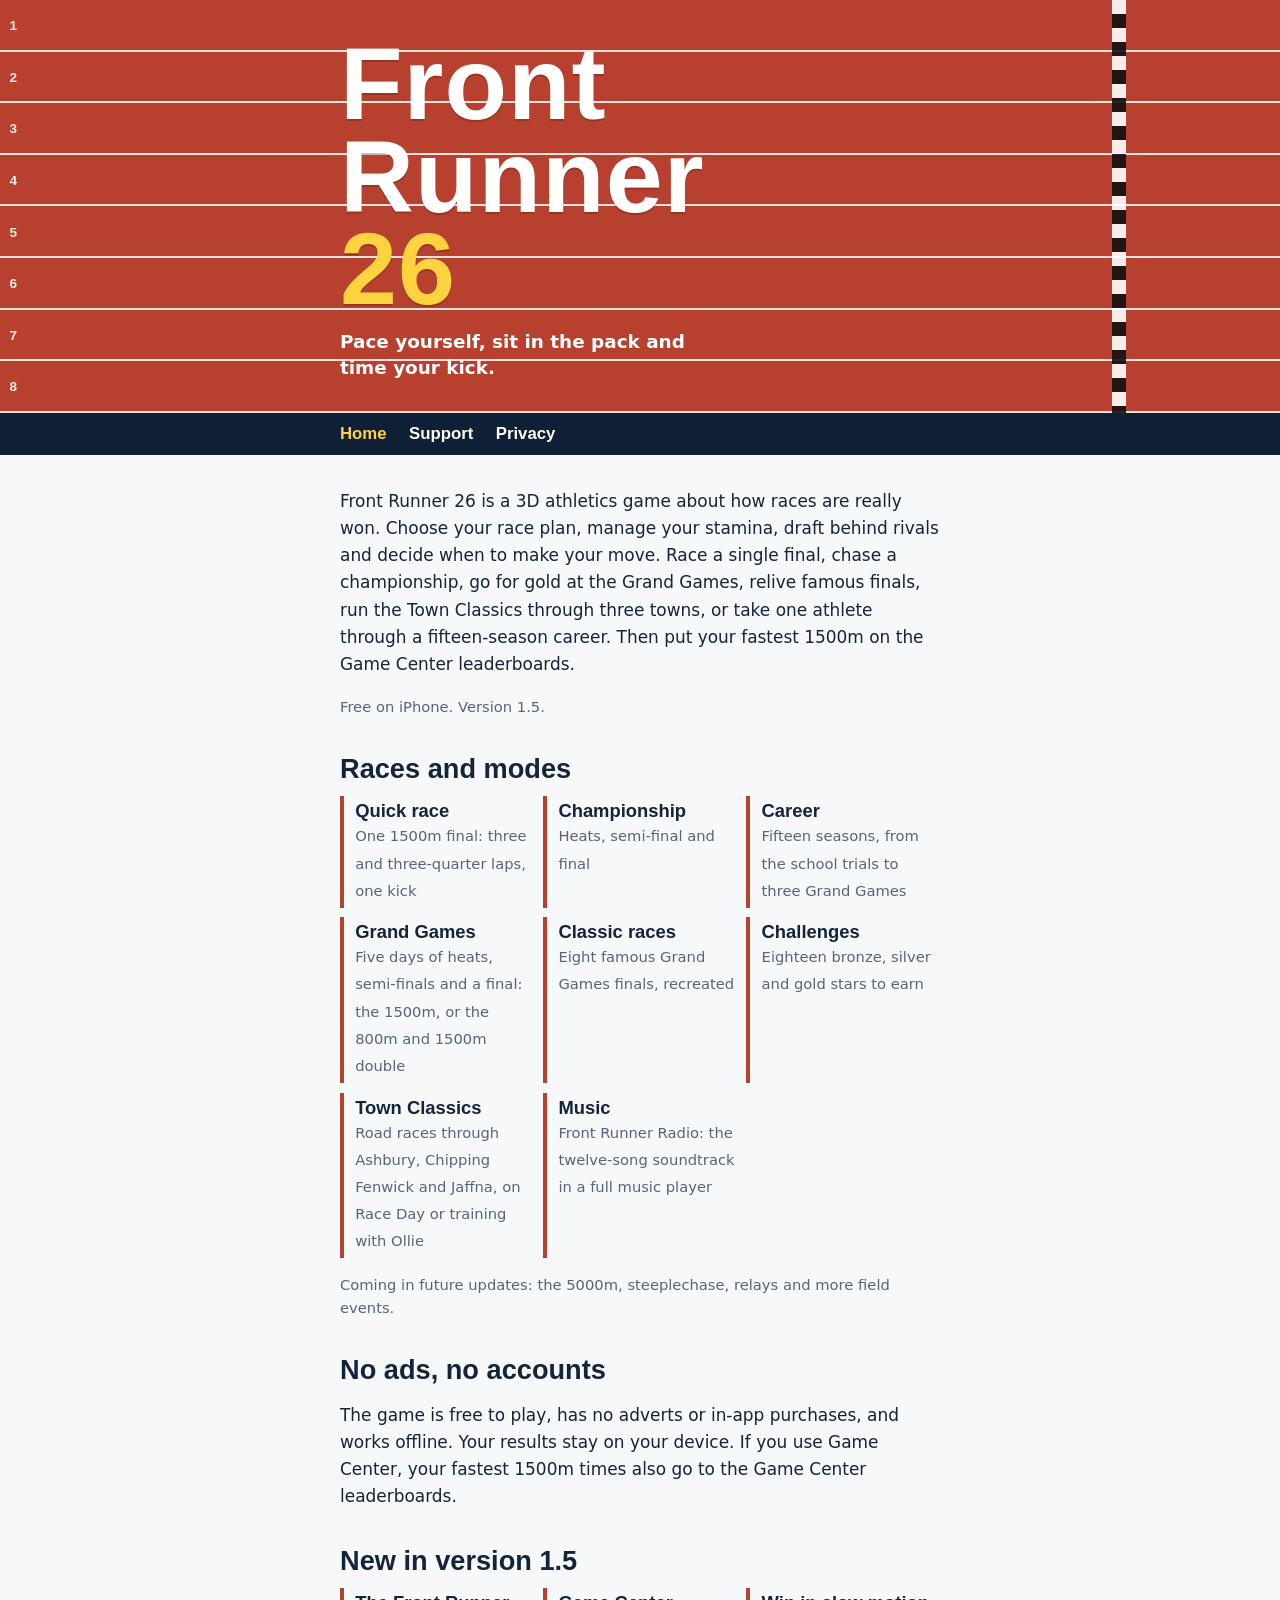
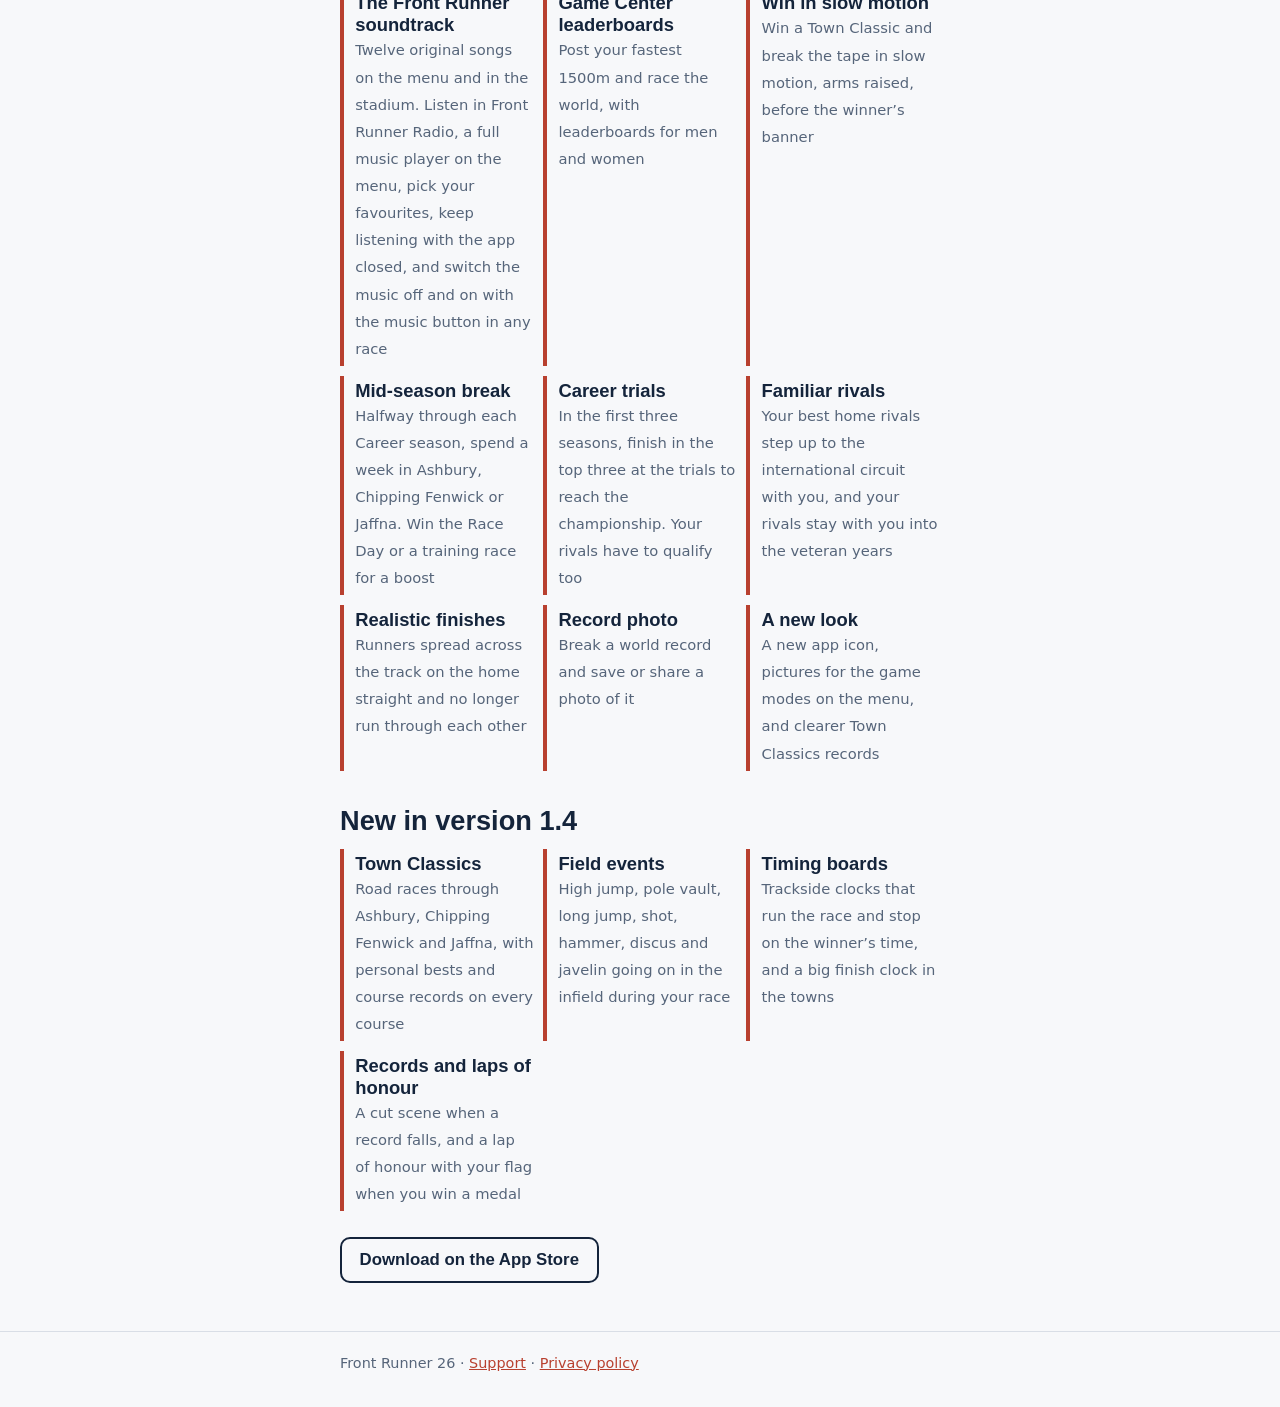
<file: index.html>
<!doctype html>
<html lang="en-GB">
<head>
<meta charset="utf-8">
<meta name="viewport" content="width=device-width, initial-scale=1">
<title>Front Runner 26: track &amp; field race tactics</title>
<meta name="description" content="Front Runner 26 is a 3D athletics game about racing tactics: pace yourself, sit in the pack and time your kick. Race the Grand Games over 800m and 1500m, run the Town Classics, build a fifteen-season career and chase the Game Center leaderboards.">
<link rel="stylesheet" href="style.css">
</head>
<body>
<header class="track">
  <div class="lanes" aria-hidden="true"><span>1</span><span>2</span><span>3</span><span>4</span><span>5</span><span>6</span><span>7</span><span>8</span></div>
  <div class="wrap">
    <h1 class="title">Front Runner<span>26</span></h1>
    <p class="strap">Pace yourself, sit in the pack and time your kick.</p>
  </div>
</header>
<nav aria-label="Site"><div class="wrap"><a href="./" aria-current="page">Home</a><a href="support.html">Support</a><a href="privacy.html">Privacy</a></div></nav>
<main><div class="wrap">
  <p>Front Runner 26 is a 3D athletics game about how races are really won. Choose your race plan, manage your stamina, draft behind rivals and decide when to make your move. Race a single final, chase a championship, go for gold at the Grand Games, relive famous finals, run the Town Classics through three towns, or take one athlete through a fifteen-season career. Then put your fastest 1500m on the Game Center leaderboards.</p>
  <p class="meta">Free on iPhone. Version 1.5.</p>
  <h2>Races and modes</h2>
  <ul class="events">
    <li><b>Quick race</b><span>One 1500m final: three and three-quarter laps, one kick</span></li>
    <li><b>Championship</b><span>Heats, semi-final and final</span></li>
    <li><b>Career</b><span>Fifteen seasons, from the school trials to three Grand Games</span></li>
    <li><b>Grand Games</b><span>Five days of heats, semi-finals and a final: the 1500m, or the 800m and 1500m double</span></li>
    <li><b>Classic races</b><span>Eight famous Grand Games finals, recreated</span></li>
    <li><b>Challenges</b><span>Eighteen bronze, silver and gold stars to earn</span></li>
    <li><b>Town Classics</b><span>Road races through Ashbury, Chipping Fenwick and Jaffna, on Race Day or training with Ollie</span></li>
    <li><b>Music</b><span>Front Runner Radio: the twelve-song soundtrack in a full music player</span></li>
  </ul>
  <p class="meta">Coming in future updates: the 5000m, steeplechase, relays and more field events.</p>
  <h2>No ads, no accounts</h2>
  <p>The game is free to play, has no adverts or in-app purchases, and works offline. Your results stay on your device. If you use Game Center, your fastest 1500m times also go to the Game Center leaderboards.</p>
  <h2>New in version 1.5</h2>
  <ul class="events">
    <li><b>The Front Runner soundtrack</b><span>Twelve original songs on the menu and in the stadium. Listen in Front Runner Radio, a full music player on the menu, pick your favourites, keep listening with the app closed, and switch the music off and on with the music button in any race</span></li>
    <li><b>Game Center leaderboards</b><span>Post your fastest 1500m and race the world, with leaderboards for men and women</span></li>
    <li><b>Win in slow motion</b><span>Win a Town Classic and break the tape in slow motion, arms raised, before the winner&rsquo;s banner</span></li>
    <li><b>Mid-season break</b><span>Halfway through each Career season, spend a week in Ashbury, Chipping Fenwick or Jaffna. Win the Race Day or a training race for a boost</span></li>
    <li><b>Career trials</b><span>In the first three seasons, finish in the top three at the trials to reach the championship. Your rivals have to qualify too</span></li>
    <li><b>Familiar rivals</b><span>Your best home rivals step up to the international circuit with you, and your rivals stay with you into the veteran years</span></li>
    <li><b>Realistic finishes</b><span>Runners spread across the track on the home straight and no longer run through each other</span></li>
    <li><b>Record photo</b><span>Break a world record and save or share a photo of it</span></li>
    <li><b>A new look</b><span>A new app icon, pictures for the game modes on the menu, and clearer Town Classics records</span></li>
  </ul>
  <h2>New in version 1.4</h2>
  <ul class="events">
    <li><b>Town Classics</b><span>Road races through Ashbury, Chipping Fenwick and Jaffna, with personal bests and course records on every course</span></li>
    <li><b>Field events</b><span>High jump, pole vault, long jump, shot, hammer, discus and javelin going on in the infield during your race</span></li>
    <li><b>Timing boards</b><span>Trackside clocks that run the race and stop on the winner&rsquo;s time, and a big finish clock in the towns</span></li>
    <li><b>Records and laps of honour</b><span>A cut scene when a record falls, and a lap of honour with your flag when you win a medal</span></li>
  </ul>
  <a class="soon store" href="https://apps.apple.com/app/front-runner-26/id6827939434">Download on the App Store</a>
</div></main>
<footer><div class="wrap">Front Runner 26 · <a href="support.html">Support</a> · <a href="privacy.html">Privacy policy</a></div></footer>
</body>
</html>
</file>
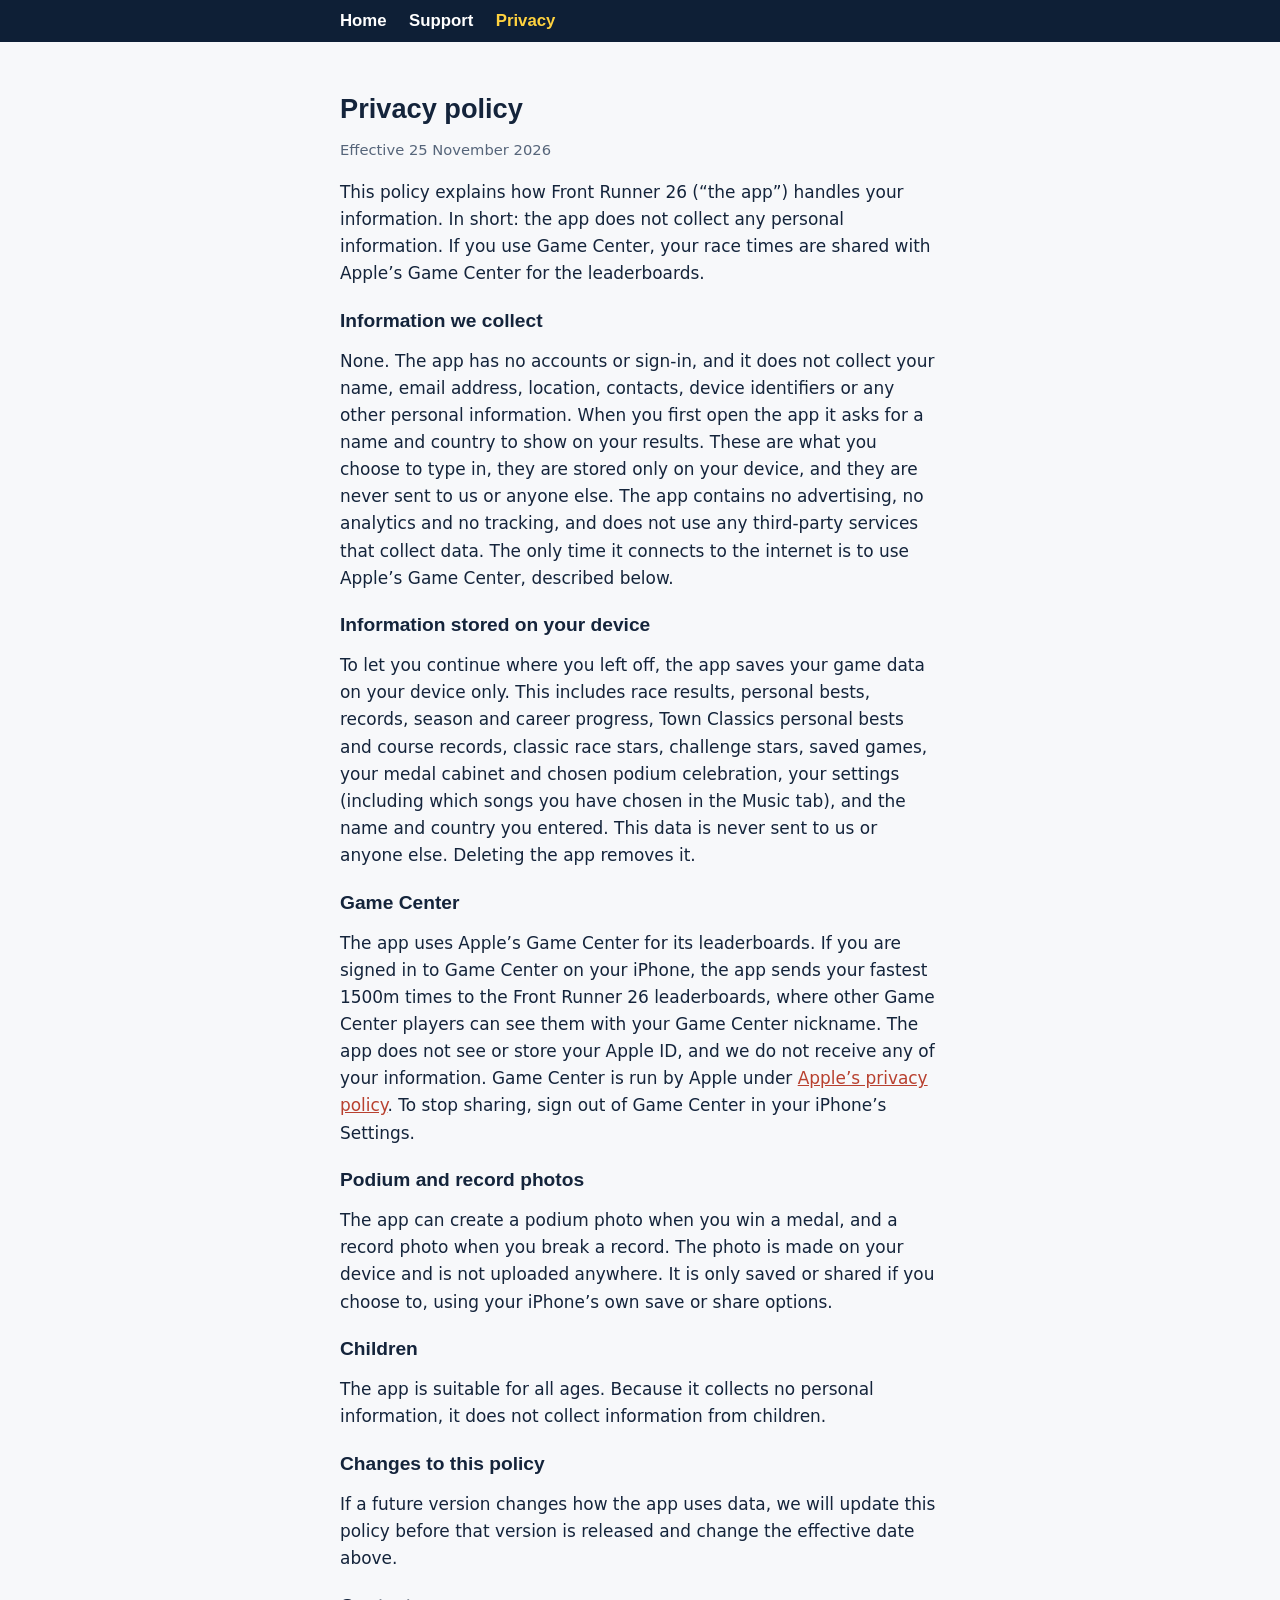
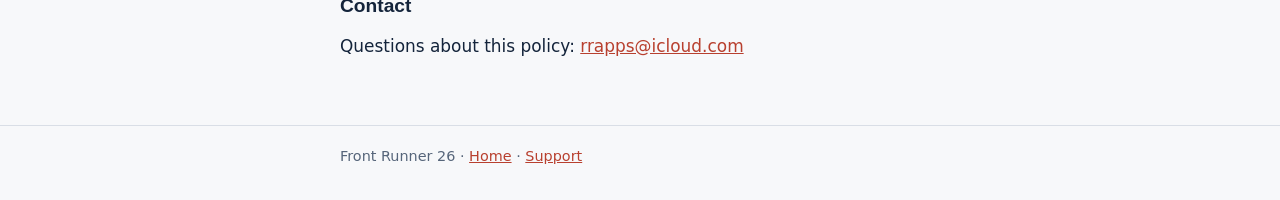
<file: privacy.html>
<!doctype html>
<html lang="en-GB">
<head>
<meta charset="utf-8">
<meta name="viewport" content="width=device-width, initial-scale=1">
<title>Privacy policy: Front Runner 26</title>
<link rel="stylesheet" href="style.css">
</head>
<body>
<nav aria-label="Site"><div class="wrap"><a href="./">Home</a><a href="support.html">Support</a><a href="privacy.html" aria-current="page">Privacy</a></div></nav>
<main><div class="wrap">
  <h2>Privacy policy</h2>
  <p class="meta">Effective 25 November 2026</p>
  <p>This policy explains how Front Runner 26 (&ldquo;the app&rdquo;) handles your information. In short: the app does not collect any personal information. If you use Game Center, your race times are shared with Apple&rsquo;s Game Center for the leaderboards.</p>

  <h3>Information we collect</h3>
  <p>None. The app has no accounts or sign-in, and it does not collect your name, email address, location, contacts, device identifiers or any other personal information. When you first open the app it asks for a name and country to show on your results. These are what you choose to type in, they are stored only on your device, and they are never sent to us or anyone else. The app contains no advertising, no analytics and no tracking, and does not use any third-party services that collect data. The only time it connects to the internet is to use Apple&rsquo;s Game Center, described below.</p>

  <h3>Information stored on your device</h3>
  <p>To let you continue where you left off, the app saves your game data on your device only. This includes race results, personal bests, records, season and career progress, Town Classics personal bests and course records, classic race stars, challenge stars, saved games, your medal cabinet and chosen podium celebration, your settings (including which songs you have chosen in the Music tab), and the name and country you entered. This data is never sent to us or anyone else. Deleting the app removes it.</p>

  <h3>Game Center</h3>
  <p>The app uses Apple&rsquo;s Game Center for its leaderboards. If you are signed in to Game Center on your iPhone, the app sends your fastest 1500m times to the Front Runner 26 leaderboards, where other Game Center players can see them with your Game Center nickname. The app does not see or store your Apple ID, and we do not receive any of your information. Game Center is run by Apple under <a href="https://www.apple.com/legal/privacy/">Apple&rsquo;s privacy policy</a>. To stop sharing, sign out of Game Center in your iPhone&rsquo;s Settings.</p>

  <h3>Podium and record photos</h3>
  <p>The app can create a podium photo when you win a medal, and a record photo when you break a record. The photo is made on your device and is not uploaded anywhere. It is only saved or shared if you choose to, using your iPhone&rsquo;s own save or share options.</p>

  <h3>Children</h3>
  <p>The app is suitable for all ages. Because it collects no personal information, it does not collect information from children.</p>

  <h3>Changes to this policy</h3>
  <p>If a future version changes how the app uses data, we will update this policy before that version is released and change the effective date above.</p>

  <h3>Contact</h3>
  <p>Questions about this policy: <a href="mailto:rrapps@icloud.com">rrapps@icloud.com</a></p>
</div></main>
<footer><div class="wrap">Front Runner 26 · <a href="./">Home</a> · <a href="support.html">Support</a></div></footer>
</body>
</html>
</file>
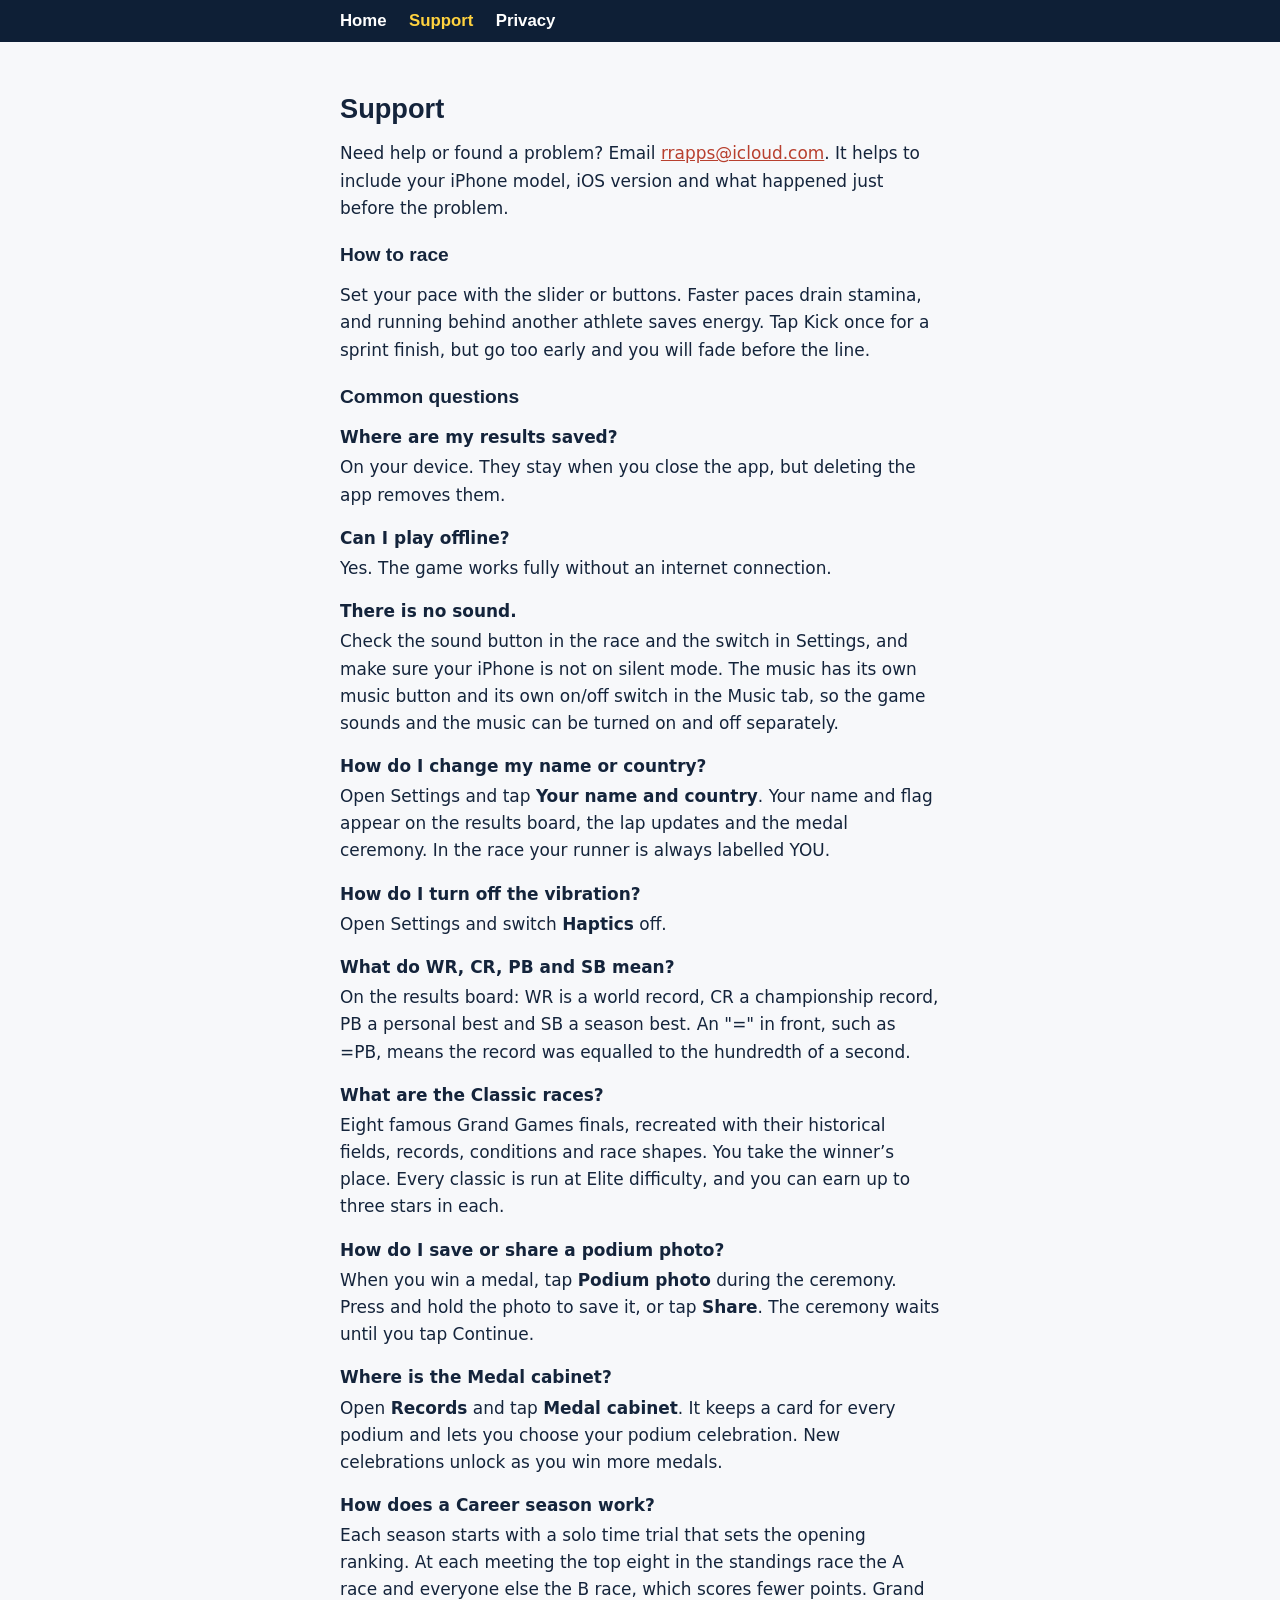
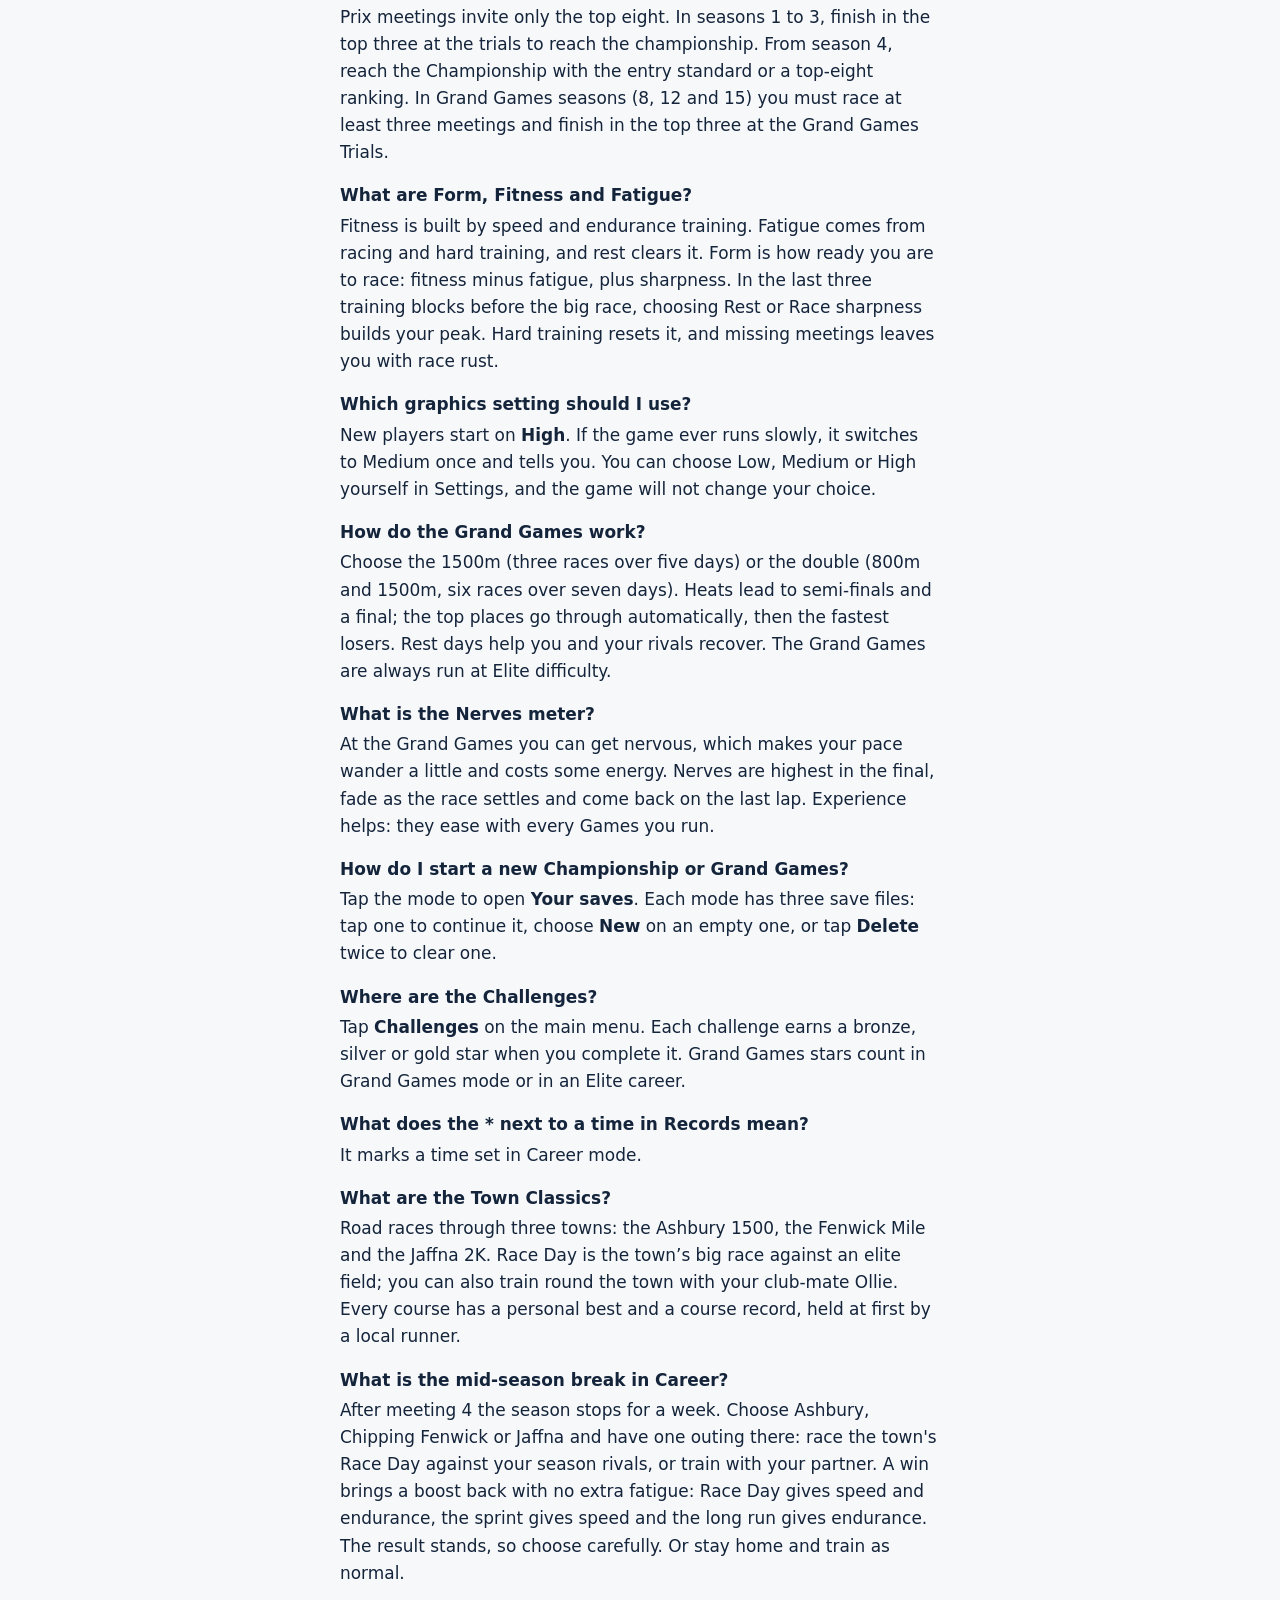
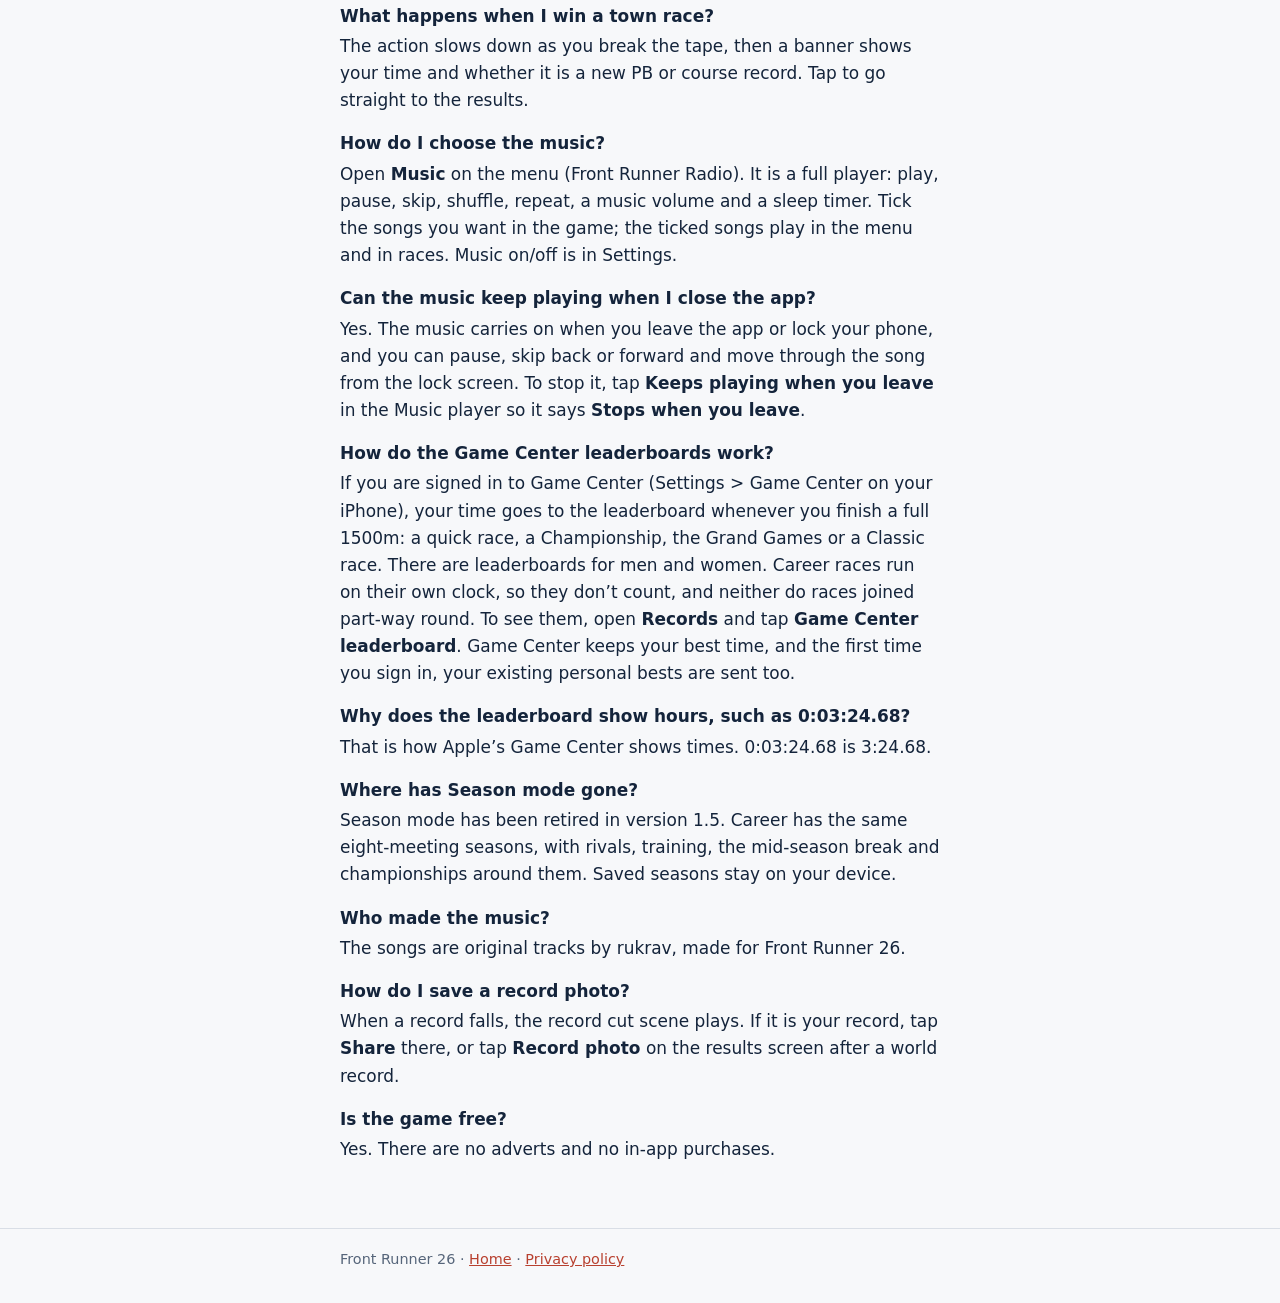
<file: support.html>
<!doctype html>
<html lang="en-GB">
<head>
<meta charset="utf-8">
<meta name="viewport" content="width=device-width, initial-scale=1">
<title>Support: Front Runner 26</title>
<link rel="stylesheet" href="style.css">
</head>
<body>
<nav aria-label="Site"><div class="wrap"><a href="./">Home</a><a href="support.html" aria-current="page">Support</a><a href="privacy.html">Privacy</a></div></nav>
<main><div class="wrap">
  <h2>Support</h2>
  <p>Need help or found a problem? Email <a href="mailto:rrapps@icloud.com">rrapps@icloud.com</a>. It helps to include your iPhone model, iOS version and what happened just before the problem.</p>

  <h3>How to race</h3>
  <p>Set your pace with the slider or buttons. Faster paces drain stamina, and running behind another athlete saves energy. Tap Kick once for a sprint finish, but go too early and you will fade before the line.</p>

  <h3>Common questions</h3>
  <dl>
    <dt>Where are my results saved?</dt>
    <dd>On your device. They stay when you close the app, but deleting the app removes them.</dd>
    <dt>Can I play offline?</dt>
    <dd>Yes. The game works fully without an internet connection.</dd>
    <dt>There is no sound.</dt>
    <dd>Check the sound button in the race and the switch in Settings, and make sure your iPhone is not on silent mode. The music has its own music button and its own on/off switch in the Music tab, so the game sounds and the music can be turned on and off separately.</dd>
    <dt>How do I change my name or country?</dt>
    <dd>Open Settings and tap <b>Your name and country</b>. Your name and flag appear on the results board, the lap updates and the medal ceremony. In the race your runner is always labelled YOU.</dd>
    <dt>How do I turn off the vibration?</dt>
    <dd>Open Settings and switch <b>Haptics</b> off.</dd>
    <dt>What do WR, CR, PB and SB mean?</dt>
    <dd>On the results board: WR is a world record, CR a championship record, PB a personal best and SB a season best. An "=" in front, such as =PB, means the record was equalled to the hundredth of a second.</dd>
    <dt>What are the Classic races?</dt>
    <dd>Eight famous Grand Games finals, recreated with their historical fields, records, conditions and race shapes. You take the winner&rsquo;s place. Every classic is run at Elite difficulty, and you can earn up to three stars in each.</dd>
    <dt>How do I save or share a podium photo?</dt>
    <dd>When you win a medal, tap <b>Podium photo</b> during the ceremony. Press and hold the photo to save it, or tap <b>Share</b>. The ceremony waits until you tap Continue.</dd>
    <dt>Where is the Medal cabinet?</dt>
    <dd>Open <b>Records</b> and tap <b>Medal cabinet</b>. It keeps a card for every podium and lets you choose your podium celebration. New celebrations unlock as you win more medals.</dd>
    <dt>How does a Career season work?</dt>
    <dd>Each season starts with a solo time trial that sets the opening ranking. At each meeting the top eight in the standings race the A race and everyone else the B race, which scores fewer points. Grand Prix meetings invite only the top eight. In seasons 1 to 3, finish in the top three at the trials to reach the championship. From season 4, reach the Championship with the entry standard or a top-eight ranking. In Grand Games seasons (8, 12 and 15) you must race at least three meetings and finish in the top three at the Grand Games Trials.</dd>
    <dt>What are Form, Fitness and Fatigue?</dt>
    <dd>Fitness is built by speed and endurance training. Fatigue comes from racing and hard training, and rest clears it. Form is how ready you are to race: fitness minus fatigue, plus sharpness. In the last three training blocks before the big race, choosing Rest or Race sharpness builds your peak. Hard training resets it, and missing meetings leaves you with race rust.</dd>
    <dt>Which graphics setting should I use?</dt>
    <dd>New players start on <b>High</b>. If the game ever runs slowly, it switches to Medium once and tells you. You can choose Low, Medium or High yourself in Settings, and the game will not change your choice.</dd>
    <dt>How do the Grand Games work?</dt>
    <dd>Choose the 1500m (three races over five days) or the double (800m and 1500m, six races over seven days). Heats lead to semi-finals and a final; the top places go through automatically, then the fastest losers. Rest days help you and your rivals recover. The Grand Games are always run at Elite difficulty.</dd>
    <dt>What is the Nerves meter?</dt>
    <dd>At the Grand Games you can get nervous, which makes your pace wander a little and costs some energy. Nerves are highest in the final, fade as the race settles and come back on the last lap. Experience helps: they ease with every Games you run.</dd>
    <dt>How do I start a new Championship or Grand Games?</dt>
    <dd>Tap the mode to open <b>Your saves</b>. Each mode has three save files: tap one to continue it, choose <b>New</b> on an empty one, or tap <b>Delete</b> twice to clear one.</dd>
    <dt>Where are the Challenges?</dt>
    <dd>Tap <b>Challenges</b> on the main menu. Each challenge earns a bronze, silver or gold star when you complete it. Grand Games stars count in Grand Games mode or in an Elite career.</dd>
    <dt>What does the * next to a time in Records mean?</dt>
    <dd>It marks a time set in Career mode.</dd>
    <dt>What are the Town Classics?</dt>
    <dd>Road races through three towns: the Ashbury 1500, the Fenwick Mile and the Jaffna 2K. Race Day is the town&rsquo;s big race against an elite field; you can also train round the town with your club-mate Ollie. Every course has a personal best and a course record, held at first by a local runner.</dd>
    <dt>What is the mid-season break in Career?</dt>
    <dd>After meeting 4 the season stops for a week. Choose Ashbury, Chipping Fenwick or Jaffna and have one outing there: race the town's Race Day against your season rivals, or train with your partner. A win brings a boost back with no extra fatigue: Race Day gives speed and endurance, the sprint gives speed and the long run gives endurance. The result stands, so choose carefully. Or stay home and train as normal.</dd>
    <dt>What happens when I win a town race?</dt>
    <dd>The action slows down as you break the tape, then a banner shows your time and whether it is a new PB or course record. Tap to go straight to the results.</dd>
    <dt>How do I choose the music?</dt>
    <dd>Open <b>Music</b> on the menu (Front Runner Radio). It is a full player: play, pause, skip, shuffle, repeat, a music volume and a sleep timer. Tick the songs you want in the game; the ticked songs play in the menu and in races. Music on/off is in Settings.</dd>
    <dt>Can the music keep playing when I close the app?</dt>
    <dd>Yes. The music carries on when you leave the app or lock your phone, and you can pause, skip back or forward and move through the song from the lock screen. To stop it, tap <b>Keeps playing when you leave</b> in the Music player so it says <b>Stops when you leave</b>.</dd>
    <dt>How do the Game Center leaderboards work?</dt>
    <dd>If you are signed in to Game Center (Settings &gt; Game Center on your iPhone), your time goes to the leaderboard whenever you finish a full 1500m: a quick race, a Championship, the Grand Games or a Classic race. There are leaderboards for men and women. Career races run on their own clock, so they don&rsquo;t count, and neither do races joined part-way round. To see them, open <b>Records</b> and tap <b>Game Center leaderboard</b>. Game Center keeps your best time, and the first time you sign in, your existing personal bests are sent too.</dd>
    <dt>Why does the leaderboard show hours, such as 0:03:24.68?</dt>
    <dd>That is how Apple&rsquo;s Game Center shows times. 0:03:24.68 is 3:24.68.</dd>
    <dt>Where has Season mode gone?</dt>
    <dd>Season mode has been retired in version 1.5. Career has the same eight-meeting seasons, with rivals, training, the mid-season break and championships around them. Saved seasons stay on your device.</dd>
    <dt>Who made the music?</dt>
    <dd>The songs are original tracks by rukrav, made for Front Runner 26.</dd>
    <dt>How do I save a record photo?</dt>
    <dd>When a record falls, the record cut scene plays. If it is your record, tap <b>Share</b> there, or tap <b>Record photo</b> on the results screen after a world record.</dd>
    <dt>Is the game free?</dt>
    <dd>Yes. There are no adverts and no in-app purchases.</dd>
  </dl>
</div></main>
<footer><div class="wrap">Front Runner 26 · <a href="./">Home</a> · <a href="privacy.html">Privacy policy</a></div></footer>
</body>
</html>
</file>
<file: style.css>
/* Front Runner 26 website - built-in fonts only (no web fonts), so visiting the site sends nothing to third parties */
/* Front Runner 26: shared styles for the website */
:root{
  --night:#0e1f36; --track:#b8402f; --lane:#f7f7f2; --line:#ffffff; --gold:#ffd23f; --ink:#14243b; --muted:#56657a; --paper:#f7f8fa; --rule:#d9dee6;
  color-scheme:light;
}
@media (prefers-color-scheme:dark){ :root{ --ink:#e8eef6; --muted:#a3b1c4; --paper:#0e1f36; --rule:#2a3d5a; color-scheme:dark; } }
*{box-sizing:border-box}
html{-webkit-text-size-adjust:100%}
body{margin:0;background:var(--paper);color:var(--ink);font:400 1.06rem/1.6 "Avenir Next",system-ui,-apple-system,"Segoe UI",Roboto,sans-serif}
a{color:var(--track)} @media (prefers-color-scheme:dark){ a{color:var(--gold)} }
a:focus-visible{outline:3px solid var(--gold);outline-offset:2px;border-radius:3px}
.wrap{max-width:40rem;margin:0 auto;padding:0 1.25rem}
h1,h2,h3{font-family:"Avenir Next Condensed","Barlow Condensed","Roboto Condensed","Arial Narrow",sans-serif;line-height:1.1;margin:0}
h2{font-size:1.7rem;font-weight:700;margin:2.2rem 0 .5rem}
h3{font-size:1.2rem;font-weight:700;margin:1.4rem 0 .3rem}
p,li{max-width:62ch}
/* the track: eight lanes with the title painted across them */
.track{position:relative;background:var(--track);color:var(--line);padding:2.4rem 0 2rem;overflow:hidden}
.track::before{content:"";position:absolute;inset:0;background:repeating-linear-gradient(180deg,transparent 0,transparent calc(12.5% - 2px),rgba(255,255,255,.85) calc(12.5% - 2px),rgba(255,255,255,.85) 12.5%);pointer-events:none}
.track::after{content:"";position:absolute;top:0;bottom:0;right:12%;width:14px;background:repeating-linear-gradient(180deg,#fff 0 14px,#111 14px 28px);opacity:.9}
.lanes{position:absolute;left:.6rem;top:0;bottom:0;display:flex;flex-direction:column;justify-content:space-around;font:700 .85rem "Avenir Next Condensed","Barlow Condensed","Roboto Condensed","Arial Narrow",sans-serif;opacity:.9}
.track .wrap{position:relative}
.title{font-size:clamp(3.2rem,15vw,6.4rem);font-weight:800;letter-spacing:.01em;line-height:.9;text-shadow:0 2px 0 rgba(0,0,0,.18)}
.title span{display:block;color:var(--gold)}
.strap{font:600 1.15rem/1.4 "Avenir Next",system-ui,-apple-system,"Segoe UI",Roboto,sans-serif;margin:.9rem 0 0;max-width:30ch}
nav{background:var(--night);}
nav .wrap{display:flex;gap:1.4rem;padding-top:.7rem;padding-bottom:.7rem}
nav a{color:#fff;text-decoration:none;font:700 1.05rem "Avenir Next Condensed","Barlow Condensed","Roboto Condensed","Arial Narrow",sans-serif}
nav a[aria-current]{color:var(--gold)}
main{padding:1rem 0 3rem}
.events{display:grid;grid-template-columns:repeat(auto-fit,minmax(9.5rem,1fr));gap:.6rem;padding:0;list-style:none;margin:.8rem 0 0}
.events li{border-left:4px solid var(--track);padding:.25rem 0 .25rem .7rem}
.events b{display:block;font:700 1.15rem "Avenir Next Condensed","Barlow Condensed","Roboto Condensed","Arial Narrow",sans-serif}
.events span{color:var(--muted);font-size:.92rem}
.soon{display:inline-block;margin-top:1.6rem;padding:.7rem 1.1rem;border:2px solid var(--ink);border-radius:10px;font:700 1.05rem "Avenir Next Condensed","Barlow Condensed","Roboto Condensed","Arial Narrow",sans-serif}
.meta{color:var(--muted);font-size:.92rem}
footer{border-top:1px solid var(--rule);padding:1.2rem 0 2rem;color:var(--muted);font-size:.9rem}
dl dt{font-weight:700;margin-top:1rem} dl dd{margin:.2rem 0 0}

.store{text-decoration:none;color:var(--ink)}
.store:hover,.store:focus-visible{background:var(--ink);color:var(--paper)}

/* keep the header text clear of the chequered finish line on the right */
.track .wrap{padding-right:3.4rem}
</file>
